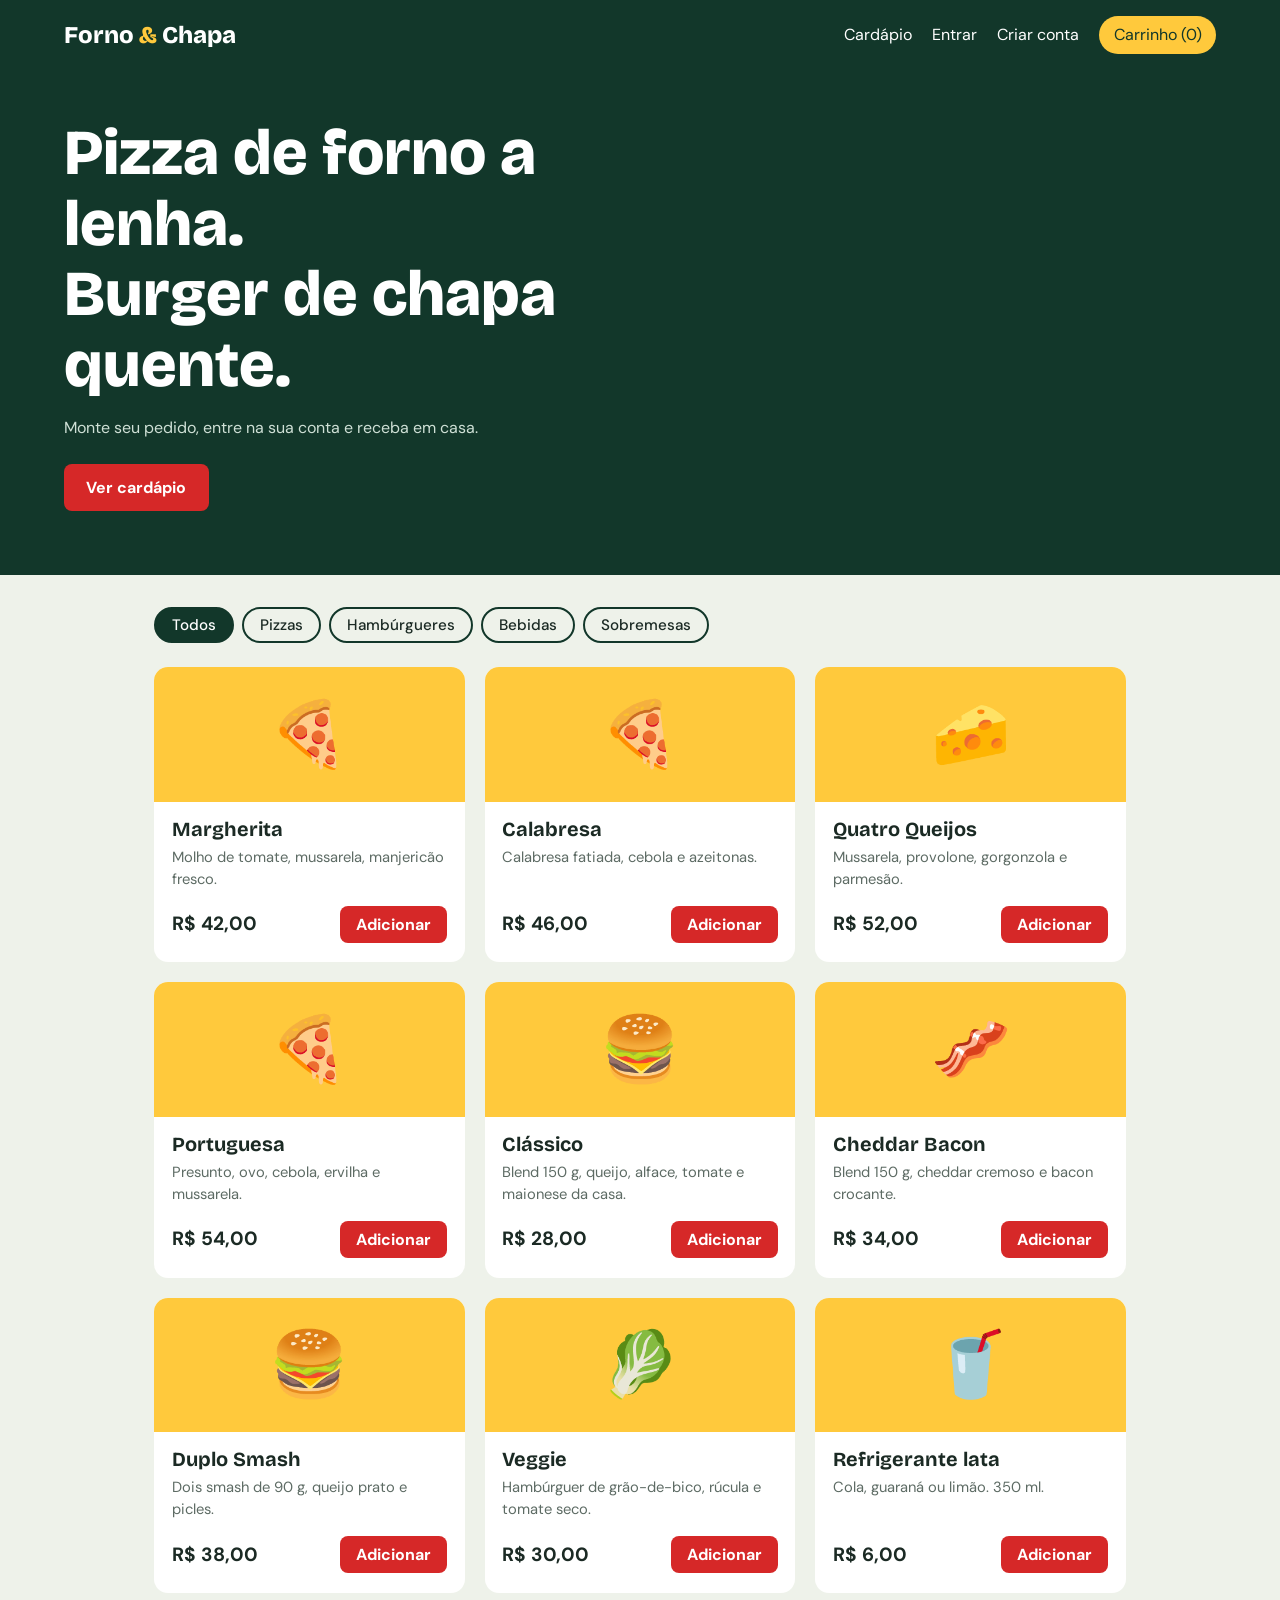
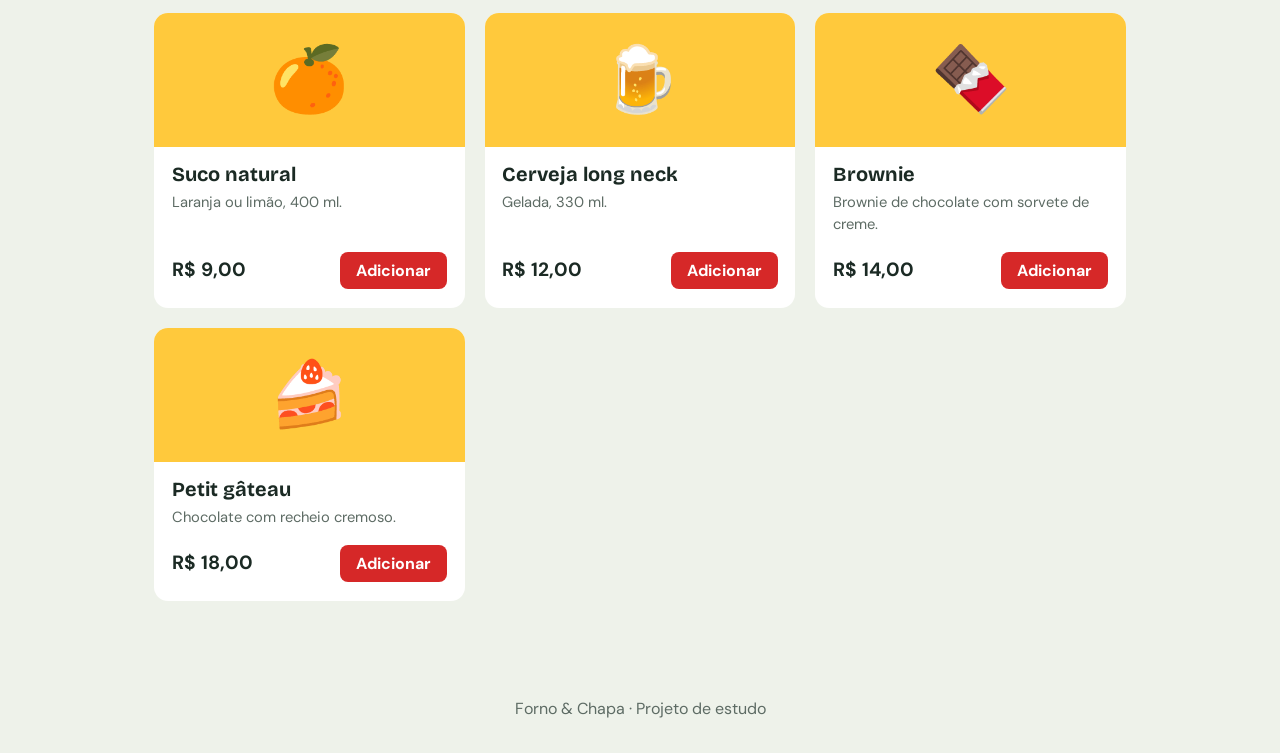
<file: index.html>
<!DOCTYPE html>
<html lang="pt-BR">
<head>
  <meta charset="UTF-8">
  <meta name="viewport" content="width=device-width, initial-scale=1">
  <title>Forno & Chapa | Pizzas e hambúrgueres</title>
  <link rel="preconnect" href="https://fonts.googleapis.com">
  <link href="https://fonts.googleapis.com/css2?family=Bricolage+Grotesque:wght@600;800&family=DM+Sans:wght@400;500;700&display=swap" rel="stylesheet">
  <link rel="stylesheet" href="style.css">
</head>
<body data-page="index">
  <header class="topo">
    <a class="logo" href="index.html">Forno <span>&amp;</span> Chapa</a>
    <nav id="nav"></nav>
  </header>

  <section class="hero">
    <h1>Pizza de forno a lenha.<br>Burger de chapa quente.</h1>
    <p>Monte seu pedido, entre na sua conta e receba em casa.</p>
    <a class="btn" href="#cardapio">Ver cardápio</a>
  </section>

  <main id="cardapio" class="container">
    <div class="filtros" id="filtros"></div>
    <div class="grade" id="grade"></div>
  </main>

  <footer class="rodape">Forno &amp; Chapa · Projeto de estudo</footer>
  <script src="script.js"></script>
</body>
</html>
</file>
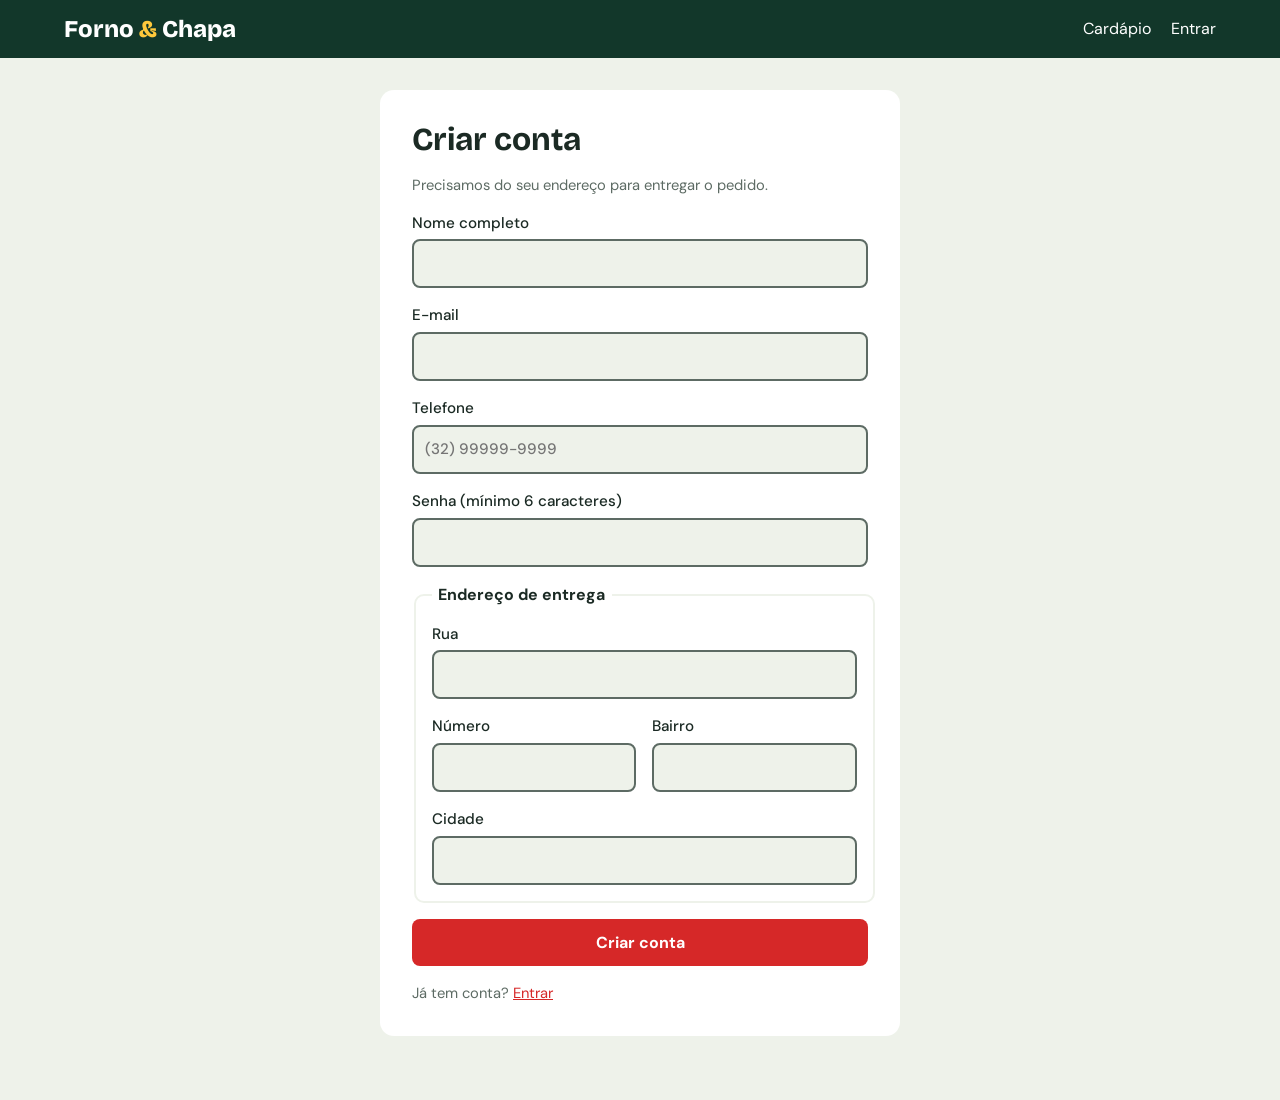
<file: cadastro.html>
<!DOCTYPE html>
<html lang="pt-BR">
<head>
  <meta charset="UTF-8">
  <meta name="viewport" content="width=device-width, initial-scale=1">
  <title>Criar conta | Forno & Chapa</title>
  <link rel="preconnect" href="https://fonts.googleapis.com">
  <link href="https://fonts.googleapis.com/css2?family=Bricolage+Grotesque:wght@600;800&family=DM+Sans:wght@400;500;700&display=swap" rel="stylesheet">
  <link rel="stylesheet" href="style.css">
</head>
<body data-page="cadastro">
  <header class="topo">
    <a class="logo" href="index.html">Forno <span>&amp;</span> Chapa</a>
    <nav><a href="index.html">Cardápio</a><a href="login.html">Entrar</a></nav>
  </header>

  <main class="auth">
    <form id="form-cadastro" class="card-form" novalidate>
      <h1>Criar conta</h1>
      <p class="ajuda">Precisamos do seu endereço para entregar o pedido.</p>
      <div id="msg" class="msg" role="alert"></div>

      <label>Nome completo<input name="nome" required autocomplete="name"></label>
      <label>E-mail<input name="email" type="email" required autocomplete="email"></label>
      <label>Telefone<input name="telefone" type="tel" required autocomplete="tel" placeholder="(32) 99999-9999"></label>
      <label>Senha (mínimo 6 caracteres)<input name="senha" type="password" minlength="6" required autocomplete="new-password"></label>

      <fieldset>
        <legend>Endereço de entrega</legend>
        <label>Rua<input name="rua" required></label>
        <div class="linha">
          <label>Número<input name="numero" required></label>
          <label>Bairro<input name="bairro" required></label>
        </div>
        <label>Cidade<input name="cidade" required></label>
      </fieldset>

      <button class="btn" type="submit">Criar conta</button>
      <p class="ajuda">Já tem conta? <a href="login.html">Entrar</a></p>
    </form>
  </main>
  <script src="script.js"></script>
</body>
</html>
</file>
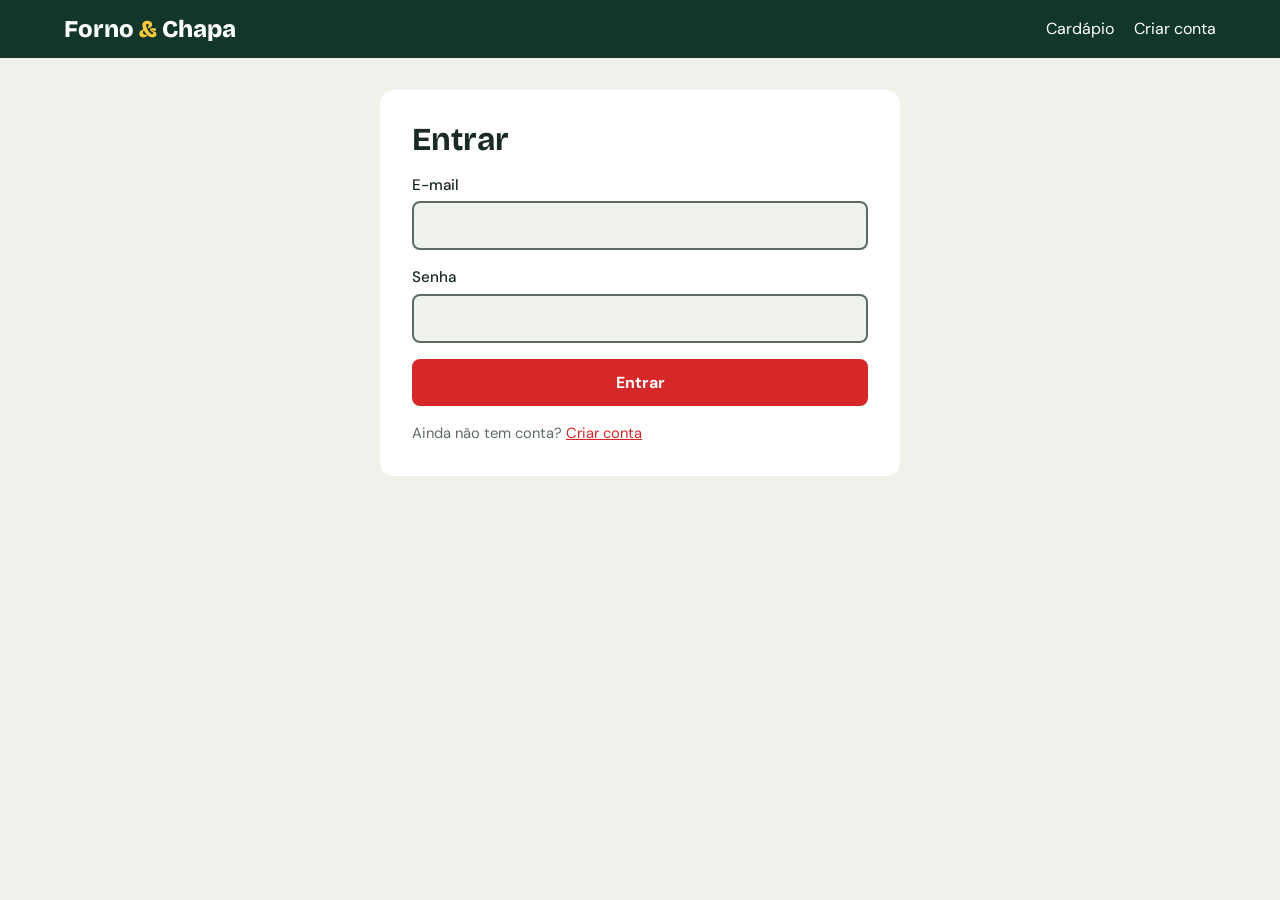
<file: conta.html>
<!DOCTYPE html>
<html lang="pt-BR">
<head>
  <meta charset="UTF-8">
  <meta name="viewport" content="width=device-width, initial-scale=1">
  <title>Minha conta | Forno & Chapa</title>
  <link rel="preconnect" href="https://fonts.googleapis.com">
  <link href="https://fonts.googleapis.com/css2?family=Bricolage+Grotesque:wght@600;800&family=DM+Sans:wght@400;500;700&display=swap" rel="stylesheet">
  <link rel="stylesheet" href="style.css">
</head>
<body data-page="conta">
  <header class="topo">
    <a class="logo" href="index.html">Forno <span>&amp;</span> Chapa</a>
    <nav id="nav"></nav>
  </header>

  <main class="container">
    <h1 id="ola" class="titulo"></h1>
    <div class="painel">
      <section class="bloco">
        <h2>Seus dados</h2>
        <dl id="dados"></dl>
      </section>
      <section class="bloco">
        <h2>Seus pedidos</h2>
        <div id="pedidos"></div>
      </section>
    </div>
    <a class="btn" href="index.html#cardapio">Fazer novo pedido</a>
  </main>
  <script src="script.js"></script>
</body>
</html>
</file>
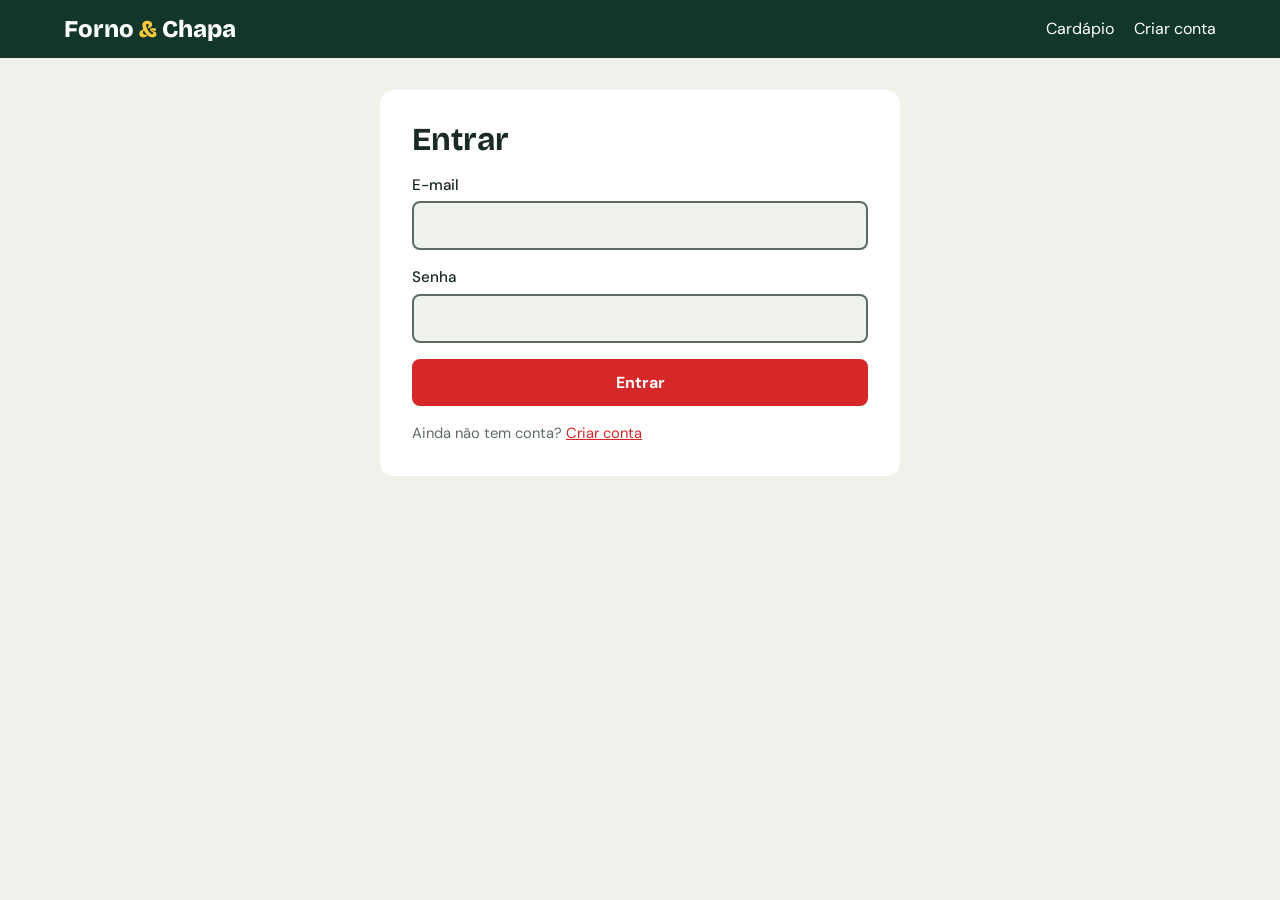
<file: login.html>
<!DOCTYPE html>
<html lang="pt-BR">
<head>
  <meta charset="UTF-8">
  <meta name="viewport" content="width=device-width, initial-scale=1">
  <title>Entrar | Forno & Chapa</title>
  <link rel="preconnect" href="https://fonts.googleapis.com">
  <link href="https://fonts.googleapis.com/css2?family=Bricolage+Grotesque:wght@600;800&family=DM+Sans:wght@400;500;700&display=swap" rel="stylesheet">
  <link rel="stylesheet" href="style.css">
</head>
<body data-page="login">
  <header class="topo">
    <a class="logo" href="index.html">Forno <span>&amp;</span> Chapa</a>
    <nav><a href="index.html">Cardápio</a><a href="cadastro.html">Criar conta</a></nav>
  </header>

  <main class="auth">
    <form id="form-login" class="card-form" novalidate>
      <h1>Entrar</h1>
      <div id="msg" class="msg" role="alert"></div>
      <label>E-mail<input name="email" type="email" required autocomplete="email"></label>
      <label>Senha<input name="senha" type="password" required autocomplete="current-password"></label>
      <button class="btn" type="submit">Entrar</button>
      <p class="ajuda">Ainda não tem conta? <a href="cadastro.html">Criar conta</a></p>
    </form>
  </main>
  <script src="script.js"></script>
</body>
</html>
</file>
<file: style.css>
:root{
  --verde:#12372a; --tomate:#d62828; --gema:#ffc93c;
  --fundo:#eef2ea; --papel:#ffffff; --texto:#1b2a24; --suave:#5d6b64;
}
@media (prefers-color-scheme: dark){
  :root{ --fundo:#0f1f19; --papel:#17302a; --texto:#eef2ea; --suave:#a9b8b0; }
}
*{box-sizing:border-box}
body{margin:0;font-family:'DM Sans',system-ui,sans-serif;background:var(--fundo);color:var(--texto);line-height:1.5}
h1,h2,h3,.logo{font-family:'Bricolage Grotesque',system-ui,sans-serif;line-height:1.1}
a{color:var(--tomate)}
:focus-visible{outline:3px solid var(--gema);outline-offset:2px}

.topo{display:flex;justify-content:space-between;align-items:center;gap:1rem;flex-wrap:wrap;
  padding:1rem 5vw;background:var(--verde);position:sticky;top:0;z-index:20}
.logo{color:#fff;text-decoration:none;font-size:1.5rem;font-weight:800}
.logo span{color:var(--gema)}
.topo nav{display:flex;gap:1.25rem;align-items:center}
.topo nav a,.topo nav button{color:#fff;text-decoration:none;background:none;border:0;font:inherit;cursor:pointer}
.topo nav a:hover,.topo nav button:hover{color:var(--gema)}
.cart-btn{background:var(--gema)!important;color:var(--verde)!important;padding:.45rem .9rem;border-radius:999px;font-weight:700}

.hero{background:var(--verde);color:#fff;padding:3rem 5vw 4rem}
.hero h1{font-size:clamp(2rem,6vw,4rem);font-weight:800;margin:0 0 1rem;max-width:16ch}
.hero p{margin:0 0 1.5rem;max-width:45ch;color:#cfe0d6}

.btn{display:inline-block;background:var(--tomate);color:#fff;border:0;border-radius:8px;
  padding:.8rem 1.4rem;font:700 1rem 'DM Sans',sans-serif;text-decoration:none;cursor:pointer}
.btn:hover{filter:brightness(1.1)}
.btn.sec{background:transparent;color:var(--texto);border:2px solid var(--texto)}

.container{max-width:1100px;margin:0 auto;padding:2rem 5vw 4rem}
.filtros{display:flex;gap:.5rem;flex-wrap:wrap;margin-bottom:1.5rem}
.filtros button{border:2px solid var(--verde);background:transparent;color:var(--texto);
  padding:.4rem 1rem;border-radius:999px;font:500 .95rem 'DM Sans',sans-serif;cursor:pointer}
.filtros button.ativo{background:var(--verde);color:#fff}

.grade{display:grid;grid-template-columns:repeat(auto-fill,minmax(250px,1fr));gap:1.25rem}
.item{background:var(--papel);border-radius:14px;overflow:hidden;display:flex;flex-direction:column}
.item .foto{font-size:4rem;text-align:center;padding:1.2rem;background:var(--gema)}
.item .info{padding:1rem 1.1rem 1.2rem;display:flex;flex-direction:column;gap:.4rem;flex:1}
.item h3{margin:0;font-size:1.25rem}
.item p{margin:0;color:var(--suave);font-size:.92rem;flex:1}
.item .preco{display:flex;justify-content:space-between;align-items:center;margin-top:.6rem}
.item .preco strong{font-size:1.2rem}
.item .btn{padding:.5rem 1rem}

/* carrinho */
.fundo-gaveta{position:fixed;inset:0;background:rgba(0,0,0,.5);display:none;z-index:30}
.fundo-gaveta.aberto{display:block}
.gaveta{position:fixed;top:0;right:0;height:100%;width:min(400px,100%);background:var(--papel);
  transform:translateX(100%);transition:transform .25s;z-index:40;display:flex;flex-direction:column;padding:1.25rem}
.gaveta.aberta{transform:none}
.gaveta header{display:flex;justify-content:space-between;align-items:center}
.gaveta h2{margin:0}
.gaveta .fechar{background:none;border:0;font-size:1.8rem;cursor:pointer;color:var(--texto)}
.lista-carrinho{flex:1;overflow:auto;margin:1rem 0}
.linha-item{display:grid;grid-template-columns:1fr auto;gap:.2rem .8rem;padding:.7rem 0;border-bottom:1px solid var(--fundo)}
.qtd{display:flex;align-items:center;gap:.5rem}
.qtd button{width:28px;height:28px;border-radius:50%;border:2px solid var(--verde);background:none;color:var(--texto);font-weight:700;cursor:pointer}
.total{display:flex;justify-content:space-between;font-size:1.2rem;font-weight:700;margin-bottom:.8rem}
.entrega{font-size:.9rem;color:var(--suave);margin:0 0 .8rem}
.gaveta .btn{width:100%}
.vazio{color:var(--suave)}

.toast{position:fixed;left:50%;bottom:1.5rem;transform:translateX(-50%);background:var(--verde);color:#fff;
  padding:.8rem 1.2rem;border-radius:8px;z-index:50;max-width:90%}

/* formulários */
.auth{display:flex;justify-content:center;padding:2rem 5vw 4rem}
.card-form{background:var(--papel);width:min(520px,100%);padding:2rem;border-radius:14px;display:flex;flex-direction:column;gap:1rem}
.card-form h1{margin:0;font-size:2rem}
.card-form label{display:flex;flex-direction:column;gap:.3rem;font-weight:500;font-size:.95rem}
.card-form input{padding:.7rem;border:2px solid var(--suave);border-radius:8px;font:inherit;background:var(--fundo);color:var(--texto)}
.card-form input:focus{border-color:var(--tomate);outline:none}
fieldset{border:2px solid var(--fundo);border-radius:10px;display:flex;flex-direction:column;gap:1rem;padding:1rem}
legend{font-weight:700;padding:0 .4rem}
.linha{display:grid;grid-template-columns:1fr 2fr;gap:1rem}
.ajuda{margin:0;color:var(--suave);font-size:.92rem}
.msg{display:none;padding:.7rem 1rem;border-radius:8px;font-size:.92rem}
.msg.erro{display:block;background:#fde4e4;color:#8a1111}
.msg.ok{display:block;background:#dff3e6;color:#12532b}

/* conta */
.titulo{font-size:clamp(1.8rem,4vw,2.6rem);margin:0 0 1.5rem}
.painel{display:grid;grid-template-columns:repeat(auto-fit,minmax(300px,1fr));gap:1.25rem;margin-bottom:2rem}
.bloco{background:var(--papel);border-radius:14px;padding:1.5rem}
.bloco h2{margin:0 0 1rem;font-size:1.3rem}
dl{margin:0;display:grid;grid-template-columns:auto 1fr;gap:.5rem 1rem}
dt{color:var(--suave)} dd{margin:0;font-weight:500}
.pedido{padding:.8rem 0;border-bottom:1px solid var(--fundo)}
.pedido small{color:var(--suave)}

.rodape{text-align:center;padding:2rem;color:var(--suave)}
@media (prefers-reduced-motion:reduce){.gaveta{transition:none}}
</file>
